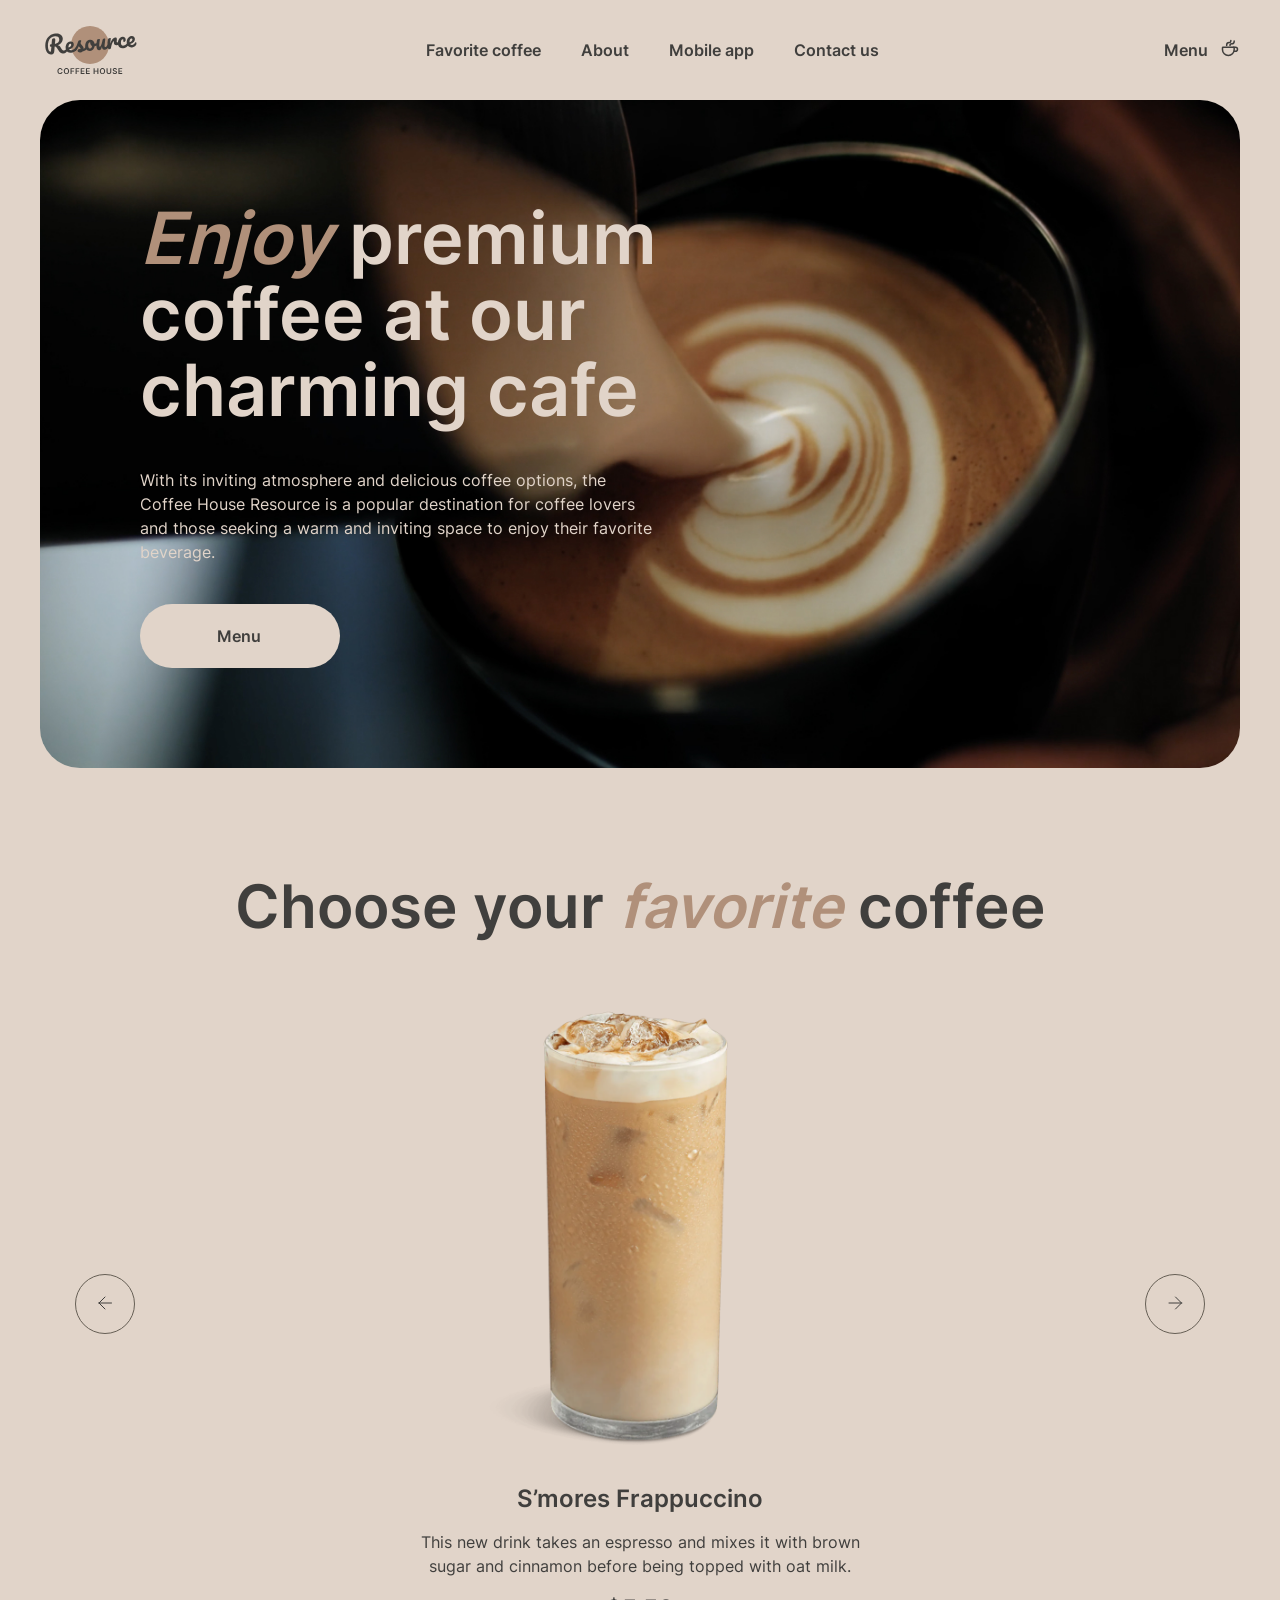
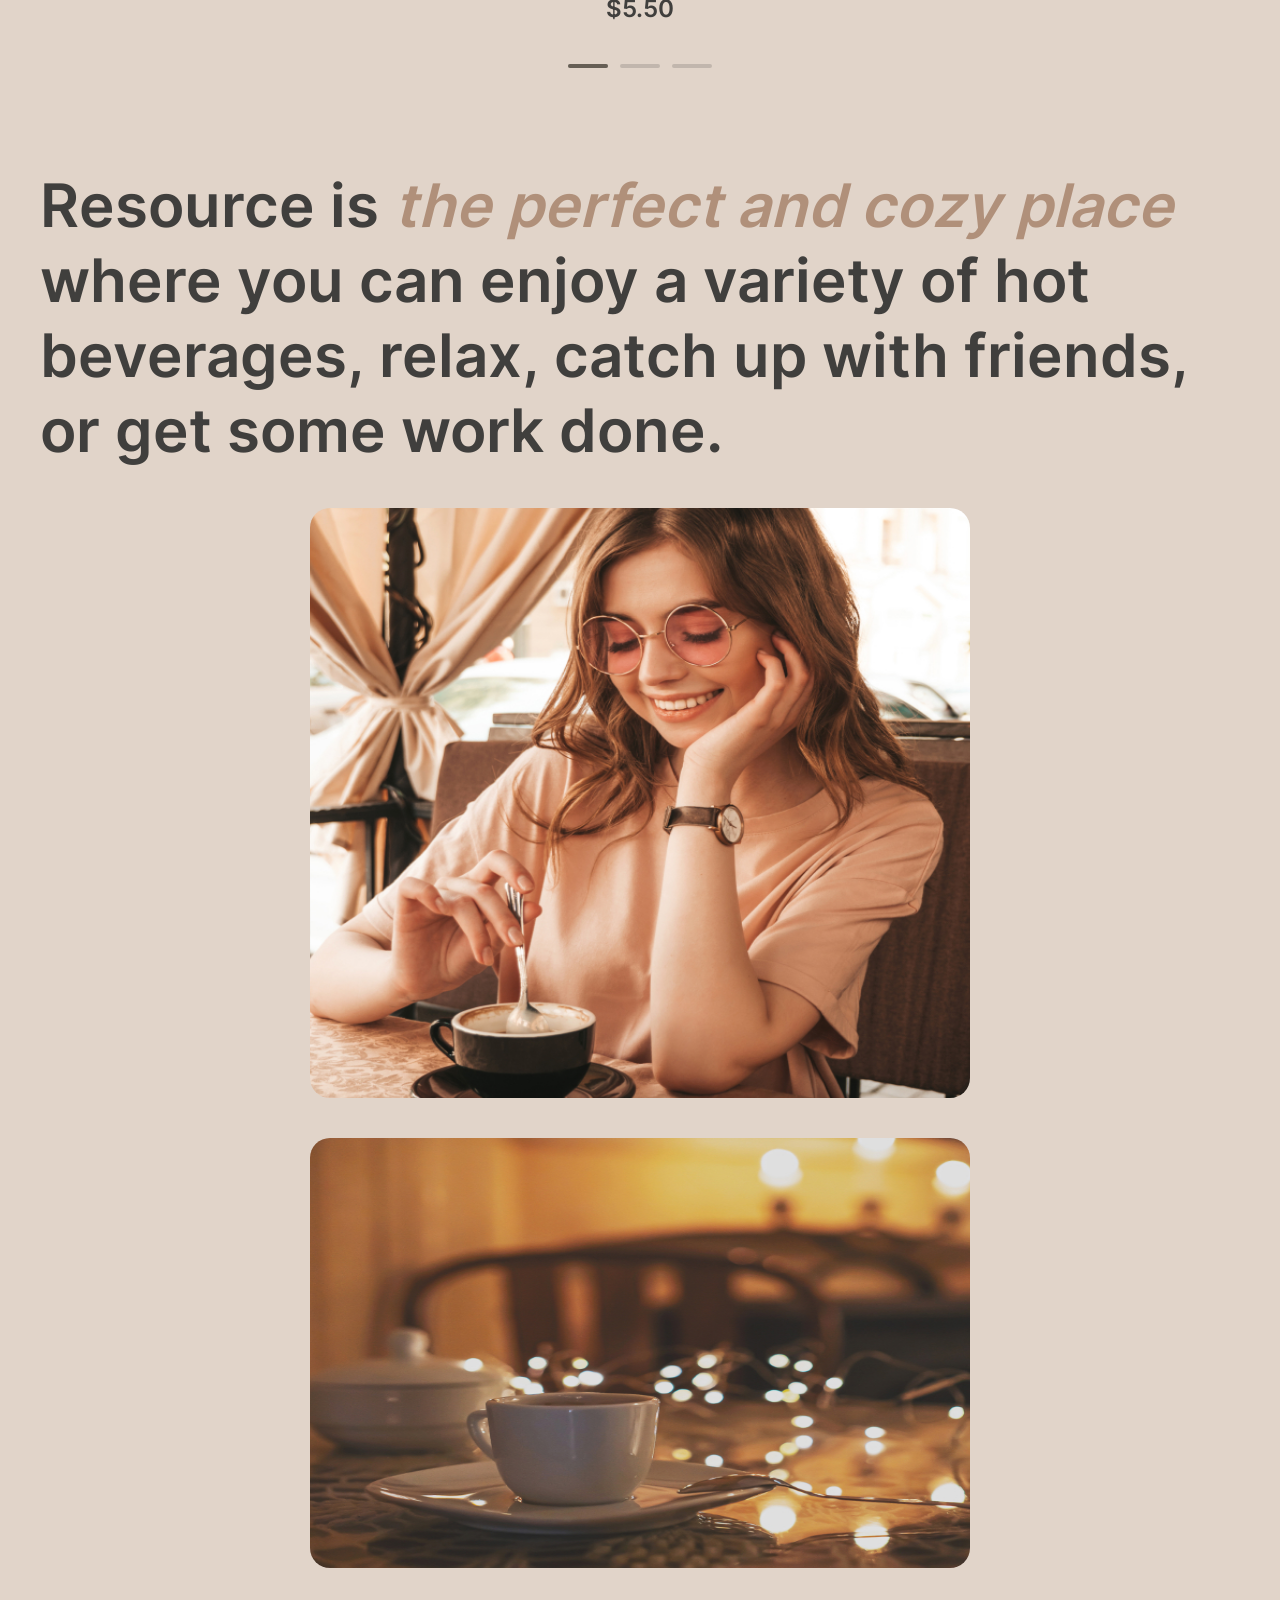
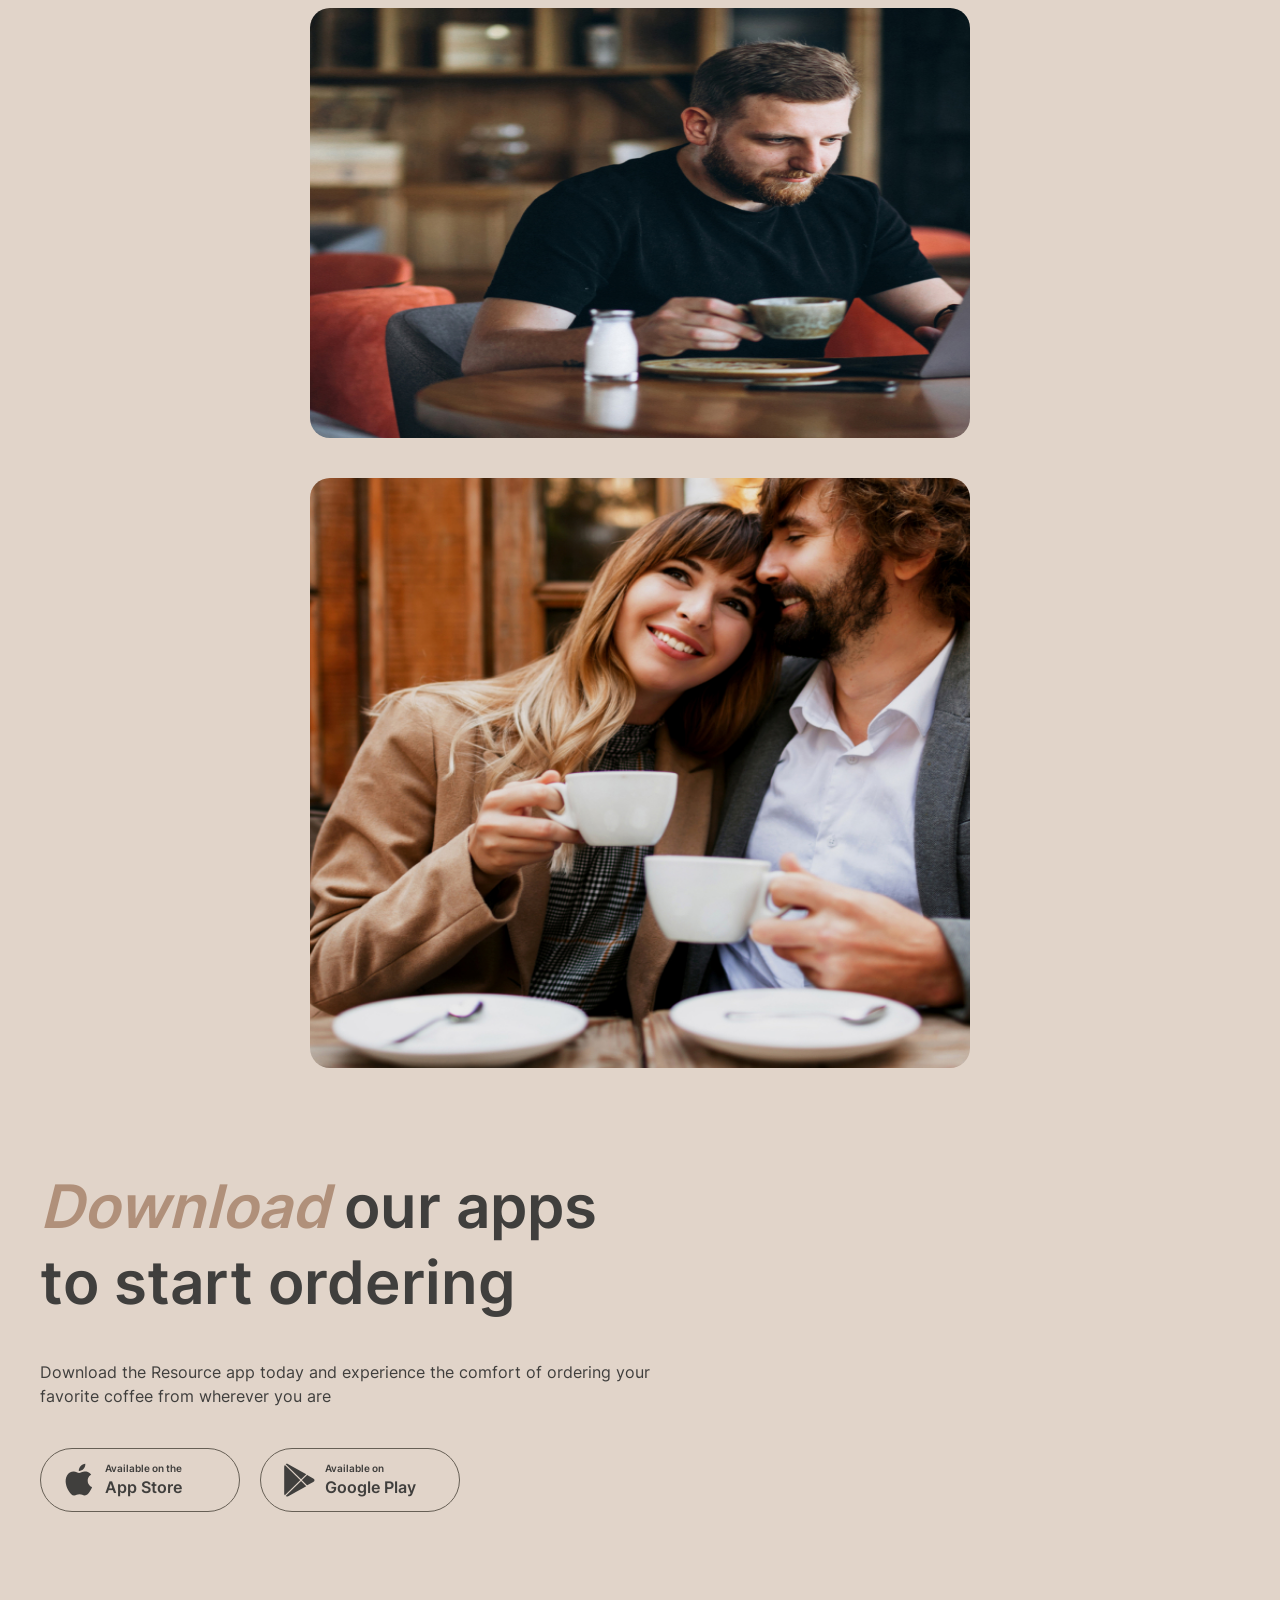
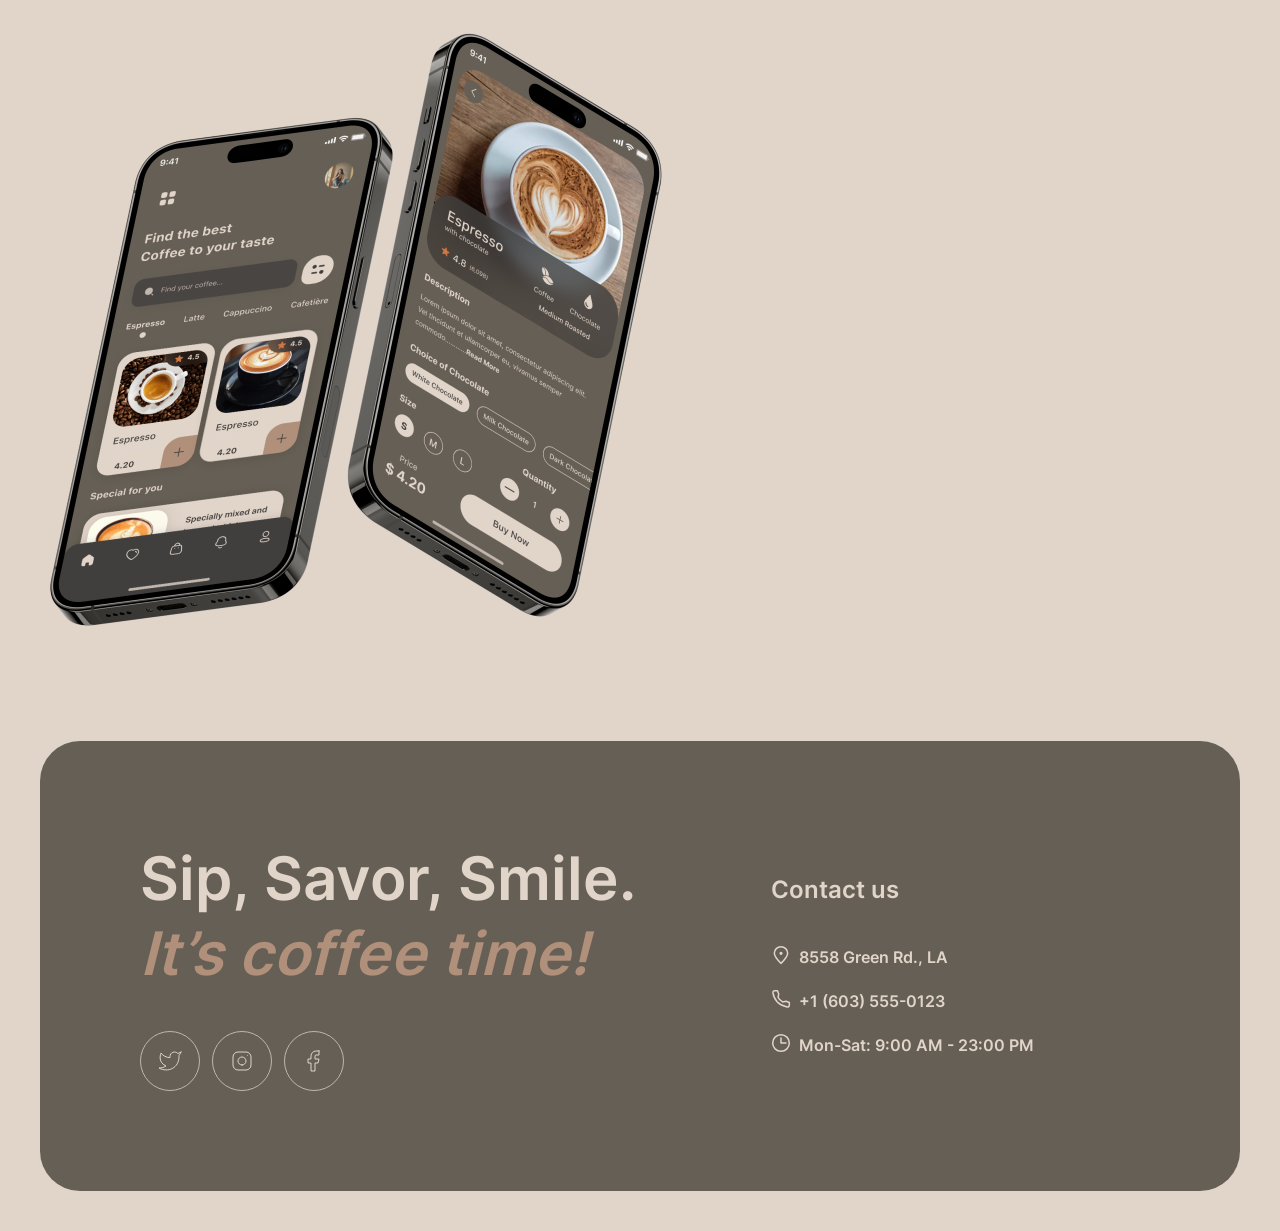
<file: index.html>
<!DOCTYPE html>
<html lang="en">

<head>
    <meta charset="UTF-8">
    <meta http-equiv="X-UA-Compatible" content="IE=edge">
    <meta name="viewport" content="width=device-width, initial-scale=1.0">
    <meta name="description" content="Coffee House">
    <meta name="keywords" content="Coffee House, Iuliia Pidlisna">
    <meta name="author" content="Iuliia Pidlisna">
    <link rel="shortcut icon" href="./assets/favicon.ico">
    <script defer='defer' src="./index.js"></script>
    <link rel="stylesheet" href="./style.css">
    <title>Coffee House</title>
</head>

<body class="page">
    <header class="header">
        <div class="header__container container">
            <div class="header__content">
                <a class="header__logo" href="#"><img src="./assets/svg/logo.svg" alt="logo"></a>
                <!-- menu  -->
                <div class="header__menu">
                    <div class="menu__icon-burger">
                        <span class="burger__line burger__line-first"></span>
                        <span class="burger__line burger__line-second"></span>
                    </div>
                    <!-- <div class="menu__body"> -->
                    <nav class="menu__nav">
                        <ul class="menu__list">
                            <li class="menu__item"><a href="#favorite-coffee" class="menu__link link">Favorite
                                    coffee</a></li>
                            <li class="menu__item"><a href="#about" class="menu__link link">About</a></li>
                            <li class="menu__item"><a href="#mobile-app" class="menu__link link">Mobile app</a></li>
                            <li class="menu__item"><a href="#contacts" class="menu__link link">Contact us</a></li>
                        </ul>
                        <div class="header__coffee-menu_burger">
                            <a class="header__coffee-menu-link menu__link link" href="./menu-page/index.html">Menu <img
                                    class="header__icon-coffee-cup" src="./assets/svg/coffee-cup.svg" alt="coffee cup"></a>
                        </div>
                    </nav>
                    <!-- </div> -->
                </div>
                <div class="header__coffee-menu">
                    <a class="header__coffee-menu-link menu__link link" href="./menu-page/index.html">Menu <img
                            class="header__icon-coffee-cup" src="./assets/svg/coffee-cup.svg" alt="coffee cup"></a>
                </div>
            </div>
        </div>
    </header>
    <main class="main page__main">
        <div class="main__container">
            <section class="section section__hero" id="hero">
                <div class="container section__container hero__container">
                    <div class="section__content hero__content">
                        <video autoplay muted loop class="hero__video-background">
                            <source src="./assets/video/enjoy.mp4" type="video/mp4">
                        </video>
                        <div class="hero__text">
                            <h1 class="section__title hero__title"><span class="accent-color">Enjoy</span> premium
                                coffee at our charming cafe</h1>
                            <p class="hero__subtitle">With its inviting atmosphere and delicious coffee options, the
                                Coffee House Resource is a popular destination for coffee lovers and those seeking a
                                warm and inviting space to enjoy their favorite beverage.</p>
                            <a class="hero__button-menu-link btn link" href="./menu-page/index.html"><span
                                    class="button-menu-link-text">Menu</span>
                                <img class="icon-coffee-cup" src="./assets/svg/coffee-cup.svg" alt="coffee cup"></a>
                        </div>
                    </div>
                </div>
            </section>
            <section class="section section__favorite-coffee" id="favorite-coffee">
                <div class="container section__container favorite-coffee__container">
                    <div class="section__content favorite-coffee__content">
                        <h2 class="section__title favorite-coffee__title">Choose your <span
                                class="accent-color">favorite</span> coffee</h2>
                        <div class="slider">
                            <div class="slider__container">
                                <button class="btn slider__button slider__button-left" id="btn-left">
                                    <svg class="slider__arrow arrow-left" width="24" height="24" viewBox="0 0 24 24"
                                        fill="none" xmlns="http://www.w3.org/2000/svg">
                                        <path class="path" d="M18.5 12H6M6 12L12 6M6 12L12 18" stroke="#403F3D"
                                            stroke-linecap="round" stroke-linejoin="round" />
                                    </svg>
                                    <!-- <img class="slider__arrow arrow-left" src="./assets/svg/arrow-left-dark.svg" alt="button left"> -->
                                </button>
                                <div class="row-slider carousel" id="carousel">
                                    <div class="slider-item slider-3" id="item-left">
                                        <div class="slider__content">
                                            <img src="./assets/images/coffee-slider/coffee-slider-3.png" alt="image"
                                                height="480">
                                            <div class="slider__description">
                                                <p class="description__title">Ice coffee</p>
                                                <p class="description__subtitle">A popular summer drink that tones and
                                                    invigorates. Prepared from coffee, milk and ice.</p>
                                                <p class="description__price">$4.50</p>
                                            </div>
                                        </div>
                                    </div>
                                    <div class="slider-item slider-1" id="item-active">
                                        <div class="slider__content">
                                            <img class="slider__image responsive"
                                                src="./assets/images/coffee-slider/coffee-slider-1.png" alt="image"
                                                height="480">
                                            <div class="slider__description">
                                                <p class="description__title">S’mores Frappuccino</p>
                                                <p class="description__subtitle">This new drink takes an espresso and
                                                    mixes it with brown sugar and cinnamon before being topped with oat
                                                    milk.</p>
                                                <p class="description__price">$5.50</p>
                                            </div>
                                        </div>
                                    </div>
                                    <div class="slider-item slider-2" id="item-right">
                                        <div class="slider__content">
                                            <img src="./assets/images/coffee-slider/coffee-slider-2.png" alt="image"
                                                height="480">
                                            <div class="slider__description">
                                                <p class="description__title">Caramel Macchiato</p>
                                                <p class="description__subtitle">Fragrant and unique classic espresso
                                                    with rich caramel-peanut syrup, with cream under whipped thick foam.
                                                </p>
                                                <p class="description__price">$5.00</p>
                                            </div>
                                        </div>
                                    </div>
                                    <!-- <div class="slider-item slider-3" id="item-left">
                                        <div class="slider__content">
                                            <img src="./assets/images/coffee-slider/coffee-slider-3.png" alt="image"
                                                height="480">
                                            <div class="slider__description">
                                                <p class="description__title">Ice coffee</p>
                                                <p class="description__subtitle">A popular summer drink that tones and
                                                    invigorates. Prepared from coffee, milk and ice.</p>
                                                <p class="description__price">$4.50</p>
                                            </div>
                                        </div>
                                    </div> -->
                                </div>
                                <button class="btn slider__button slider__button-right" id="btn-right">
                                    <svg class="slider__arrow arrow-right" width="24" height="24" viewBox="0 0 24 24"
                                        fill="none" xmlns="http://www.w3.org/2000/svg">
                                        <path class="path" d="M6 12H18.5M18.5 12L12.5 6M18.5 12L12.5 18"
                                            stroke="#403F3D" stroke-linecap="round" stroke-linejoin="round" />
                                    </svg>
                                    <!-- <img class="slider__arrow arrow-right" src="./assets/svg/arrow-right-dark.svg"
                                        alt="button right"> -->
                                </button>
                            </div>
                            <div class="controls">
                                <span class="control"><span class="control__load control-1 active"></span></span>
                                <span class="control"><span class="control__load control-2"></span></span>
                                <span class="control"><span class="control__load control-3"></span></span>
                            </div>
                        </div>
                    </div>
                </div>
            </section>
            <section class="section section__about" id="about">
                <div class="container section__container about__container">
                    <div class="section__content about__content">
                        <h2 class="section__title about__title">Resource is <span class="accent-color">the perfect and
                                cozy place</span> where you can enjoy a variety of hot beverages, relax, catch up with
                            friends, or get some work done.</h2>
                        <div class="about__images">
                            <div class="images__column images__column-1">
                                <div class="image-box">
                                    <img class="about__image about__image-1 responsive"
                                        src="./assets/images/section-about/about-1.jpg" alt="image">
                                </div>
                                <div class="image-box">
                                    <img class="about__image about__image-2"
                                        src="./assets/images/section-about/about-2.jpg" alt="image">
                                </div>
                            </div>
                            <div class="images__column images__column-2">
                                <div class="image-box">
                                    <img class="about__image about__image-3"
                                        src="./assets/images/section-about/about-3.jpg" alt="image">
                                </div>
                                <div class="image-box">
                                    <img class="about__image about__image-4 responsive"
                                        src="./assets/images/section-about/about-4.jpg" alt="image">
                                </div>
                            </div>
                        </div>
                    </div>
                </div>
            </section>
            <section class="section section__mobile-app" id="mobile-app">
                <div class="container section__container mobile-app__container">
                    <div class="section__content mobile-app__content">
                        <div class="mobile-app__text">
                            <h2 class="section__title mobile-app__title"><span class="accent-color">Download</span> our
                                apps to start ordering</h2>
                            <p class="section__subtitle mobile-app__subtitle">Download the Resource app today and
                                experience the comfort of ordering your favorite coffee from wherever you are</p>
                            <div class="mobile-app__buttons">
                                <div class="btn mobile-app__button button-app-store">
                                    <div class="icon-app-store"></div>
                                    <div class="app-store__text">
                                        <p class="app-store__text-1">Available on the</p>
                                        <p class="app-store__text-2">App Store</p>
                                    </div>
                                </div>
                                <div class="btn mobile-app__button button-google-play">
                                    <div class="icon-google-play"></div>
                                    <div class="app-store__text">
                                        <p class="app-store__text-1">Available on</p>
                                        <p class="app-store__text-2">Google Play</p>
                                    </div>
                                </div>
                            </div>
                        </div>
                        <div class="mobile-app__block-image">

                            <picture>
                                <source srcset="./assets/images/mobile-screens.png" type="image/png"
                                    media="(min-width:1440px)">
                                <!-- <source srcset="./assets/images/mobile-screens_768.png" type="image/png" media="(max-width:768px)"> -->
                                <!-- <source srcset="./assets/images/mobile-screens_380.png" type="image/png" media="(max-width:380px)"> -->
                                <img class="mobile-app__image responsive" src="./assets/images/mobile-screens.png"
                                    alt="mobile screens">
                                <!-- height="630" width="630" -->
                            </picture>
                        </div>
                    </div>
                </div>
            </section>
        </div>
    </main>
    <footer class="footer" id="contacts">
        <div class="container footer__container">
            <div class="footer__content">
                <div class="footer__offer">
                    <p class="offer__text-1">Sip, Savor, Smile. <span class="offer__text-2">It’s coffee time!</span></p>
                    <div class="footer__socials">
                        <ul class="socials__list">
                            <li class="socials__item btn"><a class="link link-icon tw__link" href="https://twitter.com"
                                    target="_blank">
                                    <!-- <img class="tw__img" src="./assets/svg/social-icons/twitter.svg" alt="twitter"
                                        width="24" height="24"> -->
                                </a></li>
                            <li class="socials__item btn"><a class="link link-icon inst__link"
                                    href="https://www.instagram.com" target="_blank">
                                    <!-- <img class="inst__img" src="./assets/svg/social-icons/instagram.svg" alt="instagram"
                                        width="24" height="24"> -->
                                </a></li>
                            <li class="socials__item btn"><a class="link link-icon fb__link"
                                    href="https://www.facebook.com" target="_blank">
                                    <!-- <img class="fb__img" src="./assets/svg/social-icons/facebook.svg" alt="facebook"
                                        width="24" height="24"> -->
                                </a></li>
                        </ul>
                    </div>
                </div>
                <div class="footer__contacts-info">
                    <p class="contacts-info__text">Contact us</p>
                    <ul class="contacts__list">
                        <li class="contacts__item"><a href="https://maps.app.goo.gl/uYudwTPFrYRxHAdVA" target="_blank"
                                class="link link-pin-alt"><img class="contacts__item-icon icon-pin-alt"
                                    src="./assets/svg/contact-icons/pin-alt.svg" alt="pin-alt">8558 Green Rd., LA</a>
                        </li>
                        <li class="contacts__item"><a href="tel:+16035550123" class="link link-phone"><img
                                    class="contacts__item-icon icon-phone" src="./assets/svg/contact-icons/phone.svg"
                                    alt="phone">+1 (603) 555-0123</a></li>
                        <li class="contacts__item"><img class="contacts__item-icon"
                                src="./assets/svg/contact-icons/clock.svg" alt="clock">Mon-Sat: 9:00 AM - 23:00 PM</li>
                    </ul>
                </div>
            </div>
        </div>
    </footer>
</body>

</html>
</file>
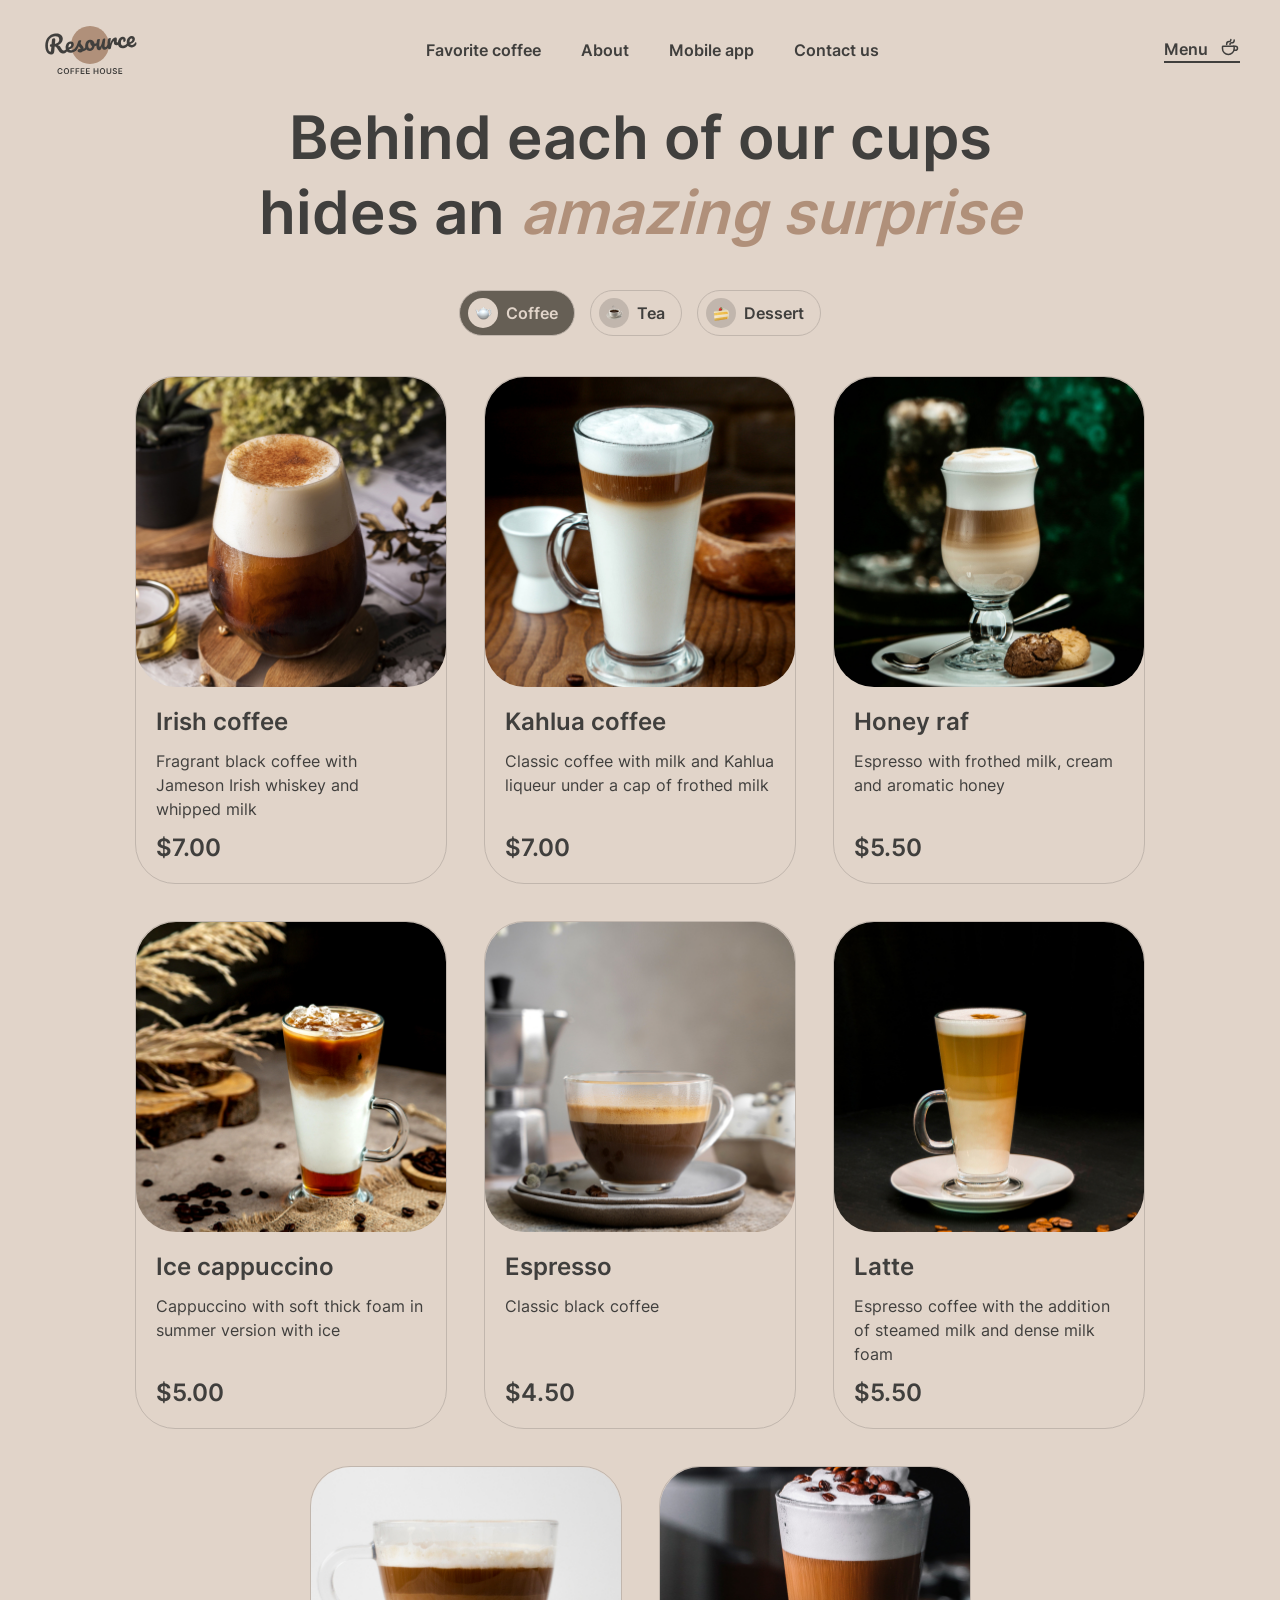
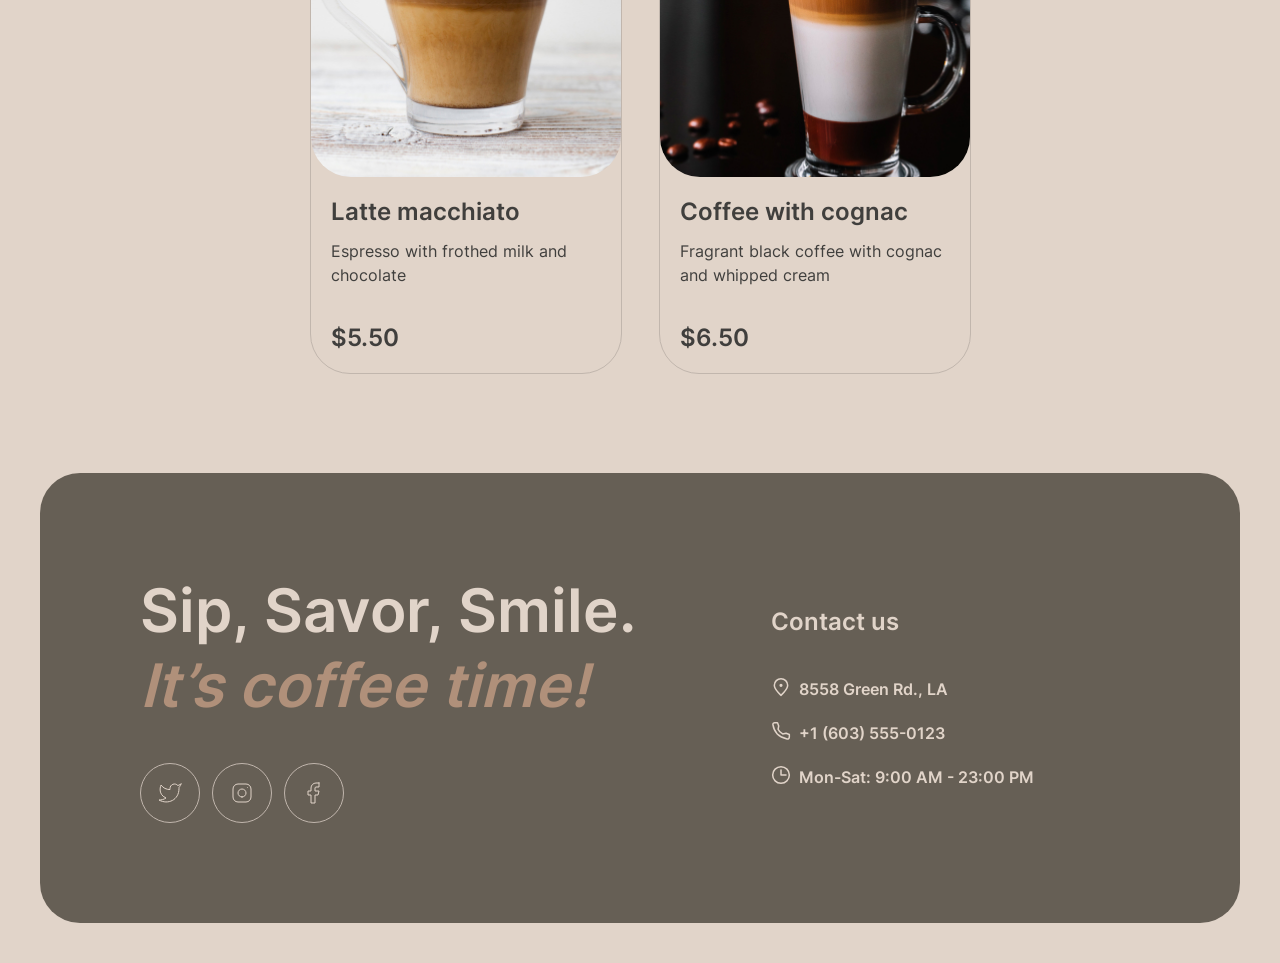
<file: menu-page/index.html>
<!DOCTYPE html>
<html lang="en">

<head>
    <meta charset="UTF-8">
    <meta http-equiv="X-UA-Compatible" content="IE=edge">
    <meta name="viewport" content="width=device-width, initial-scale=1.0">
    <meta name="description" content="Coffee House">
    <meta name="keywords" content="Coffee House, Iuliia Pidlisna">
    <meta name="author" content="Iuliia Pidlisna">
    <link rel="shortcut icon" href="../assets/favicon.ico">
    <script type="module" src="./index.js"></script>
    <link rel="stylesheet" href="./style.css">
    <title>Coffee House</title>
</head>

<body class="page">
    <header class="header">
        <div class="header__container container">
            <div class="header__content">
                <a class="header__logo link" href="../index.html"><img src="../assets/svg/logo.svg" alt="logo"></a>
                <!-- menu  -->
                <div class="header__menu">
                    <div class="menu__icon-burger">
                        <span class="burger__line burger__line-first"></span>
                        <span class="burger__line burger__line-second"></span>
                    </div>
                    <!-- <div class="menu__body"> -->
                    <nav class="menu__nav">
                        <ul class="menu__list">
                            <li class="menu__item"><a href="../index.html#favorite-coffee" class="menu__link link">Favorite
                                    coffee</a></li>
                            <li class="menu__item"><a href="../index.html#about" class="menu__link link">About</a></li>
                            <li class="menu__item"><a href="../index.html#mobile-app" class="menu__link link">Mobile app</a></li>
                            <li class="menu__item"><a href="#contacts" class="menu__link link">Contact us</a></li>
                        </ul>
                        <div class="header__coffee-menu_burger">
                            <a class="header__coffee-menu-link menu__link link" href="#">Menu <img
                                    class="header__icon-coffee-cup" src="../assets/svg/coffee-cup.svg" alt="coffee cup"></a>
                        </div>
                    </nav>
                    <!-- </div> -->
                </div>
                <div class="header__coffee-menu">
                    <a class="header__coffee-menu-link menu__link link" href="#">Menu <img
                            class="header__icon-coffee-cup" src="../assets/svg/coffee-cup.svg" alt="coffee cup"></a>
                </div>
            </div>
        </div>
    </header>
    <main class="main page__main">
        <div class="container main__container">
            <h1 class="title">Behind each of our cups hides an <span class="accent-color">amazing surprise</span></h1>
            <div class="tabs">
                <ul class="tabs-list">
                    <li class="tab-item tab-item_coffee btn"><span class="tab-icon tab-icon_coffee"><img
                                src="../assets/images/coffee-icon.png" alt="coffee"></span>Coffee<span
                            class="margin-left"></span></li>
                    <li class="tab-item tab-item_tea btn"><span class="tab-icon tab-icon_tea"><img
                                src="../assets/images/tea-icon.png" alt="tea"></span>Tea<span
                            class="margin-left"></span></li>
                    <li class="tab-item tab-item_dessert btn"><span class="tab-icon tab-icon_dessert"><img
                                src="../assets/images/dessert-icon.png" alt="dessert"></span>Dessert<span
                            class="margin-left"></span></li>
                </ul>
            </div>
            <div class="grid">
            </div>
            <button class="btn button-show-more"><img src="../assets/svg/refresh.svg" alt="refresh"></button>
        </div>
    </main>
    <footer class="footer" id="contacts">
        <div class="container footer__container">
            <div class="footer__content">
                <div class="footer__offer">
                    <p class="offer__text-1">Sip, Savor, Smile. <span class="offer__text-2">It’s coffee time!</span></p>
                    <div class="footer__socials">
                        <ul class="socials__list">
                            <li class="socials__item"><a class="link link-icon tw__link" href="https://twitter.com"
                                    target="_blank">
                                    <!-- <img class="tw__img" src="../assets/svg/social-icons/twitter.svg" alt="twitter"
                                        width="24" height="24"> -->
                                    </a></li>
                            <li class="socials__item"><a class="link link-icon inst__link" href="https://www.instagram.com"
                                    target="_blank">
                                    <!-- <img class="inst__img" src="../assets/svg/social-icons/instagram.svg"
                                        alt="instagram" width="24" height="24"> -->
                                    </a></li>
                            <li class="socials__item"><a class="link  link-icon fb__link" href="https://www.facebook.com"
                                    target="_blank">
                                    <!-- <img class="fb__img" src="../assets/svg/social-icons/facebook.svg" alt="facebook"
                                        width="24" height="24"> -->
                                    </a></li>
                        </ul>
                    </div>
                </div>
                <div class="footer__contacts-info">
                    <p class="contacts-info__text">Contact us</p>
                    <ul class="contacts__list">
                        <li class="contacts__item"><a href="https://maps.app.goo.gl/uYudwTPFrYRxHAdVA" target="_blank"
                                class="link link-pin-alt"><img class="contacts__item-icon icon-pin-alt"
                                    src="../assets/svg/contact-icons/pin-alt.svg" alt="pin-alt">8558 Green Rd., LA</a>
                        </li>
                        <li class="contacts__item"><a href="tel:+16035550123" class="link link-phone"><img
                                    class="contacts__item-icon icon-phone" src="../assets/svg/contact-icons/phone.svg"
                                    alt="phone">+1 (603) 555-0123</a></li>
                        <li class="contacts__item"><img class="contacts__item-icon"
                                src="../assets/svg/contact-icons/clock.svg" alt="clock">Mon-Sat: 9:00 AM - 23:00 PM</li>
                    </ul>
                </div>
            </div>
        </div>
    </footer>

    <div class="pop-up">
        <div class="pop-up__container">
            <div class="pop-up__content">
                <div class="pop-up__box-image">
                    <img class="pop-up__image" src="../assets/images/list-coffee/coffee-1.jpg" alt="image">
                </div>
                <div class="pop-up__description">
                    <p class="pop-up__title">Irish coffee</p>
                    <p class="pop-up__subtitle">Fragrant black coffee with Jameson Irish whiskey and whipped milk</p>
                    <div class="pop-up__size">
                        <p class="size__text">Size</p>
                        <ul class="size__options">
                            <li class="btn size__option size__option-s"><span class="size-icon size-icon-s">S</span><span class="size-s">200 ml</span></li>
                            <li class="btn size__option size__option-m"><span class="size-icon size-icon-m">M</span><span class="size-m">300 ml</span></li>
                            <li class="btn size__option size__option-l"><span class="size-icon size-icon-l">L</span><span class="size-l">400 ml</span></li>

                        </ul>
                    </div>
                    <div class="pop-up__additives">
                        <p class="additives__text">Additives</p>
                        <ul class="additives__options">
                            <li class="btn additives__option additives__option-1"><span
                                    class="additives-icon additives-icon-1">1</span><span class="additives-1">Sugar</span></li>
                            <li class="btn additives__option additives__option-2"><span
                                    class="additives-icon additives-icon-2">2</span><span class="additives-2">Cinnamon</span></li>
                            <li class="btn additives__option additives__option-3"><span
                                    class="additives-icon additives-icon-3">3</span><span class="additives-3">Syrup</span></li>
                        </ul>
                    </div>
                    <div class="pop-up__total">
                        <p class="total__text">Total:</p>
                        <div class="total__price"></div>
                    </div>
                    <div class="pop-up__alert">
                        <div class="alert__icon"><img src="../assets/svg/info-empty.svg" alt="alert" width="16"
                                height="16"></div>
                        <p class="alert__text">The cost is not final. Download our mobile app to see the final price and
                            place your order. Earn loyalty points and enjoy your favorite coffee with up to 20%
                            discount.</p>
                    </div>
                    <button class="btn pop-up__button-close">Close</button>
                </div>
            </div>
        </div>
    </div>
</body>

</html>
</file>
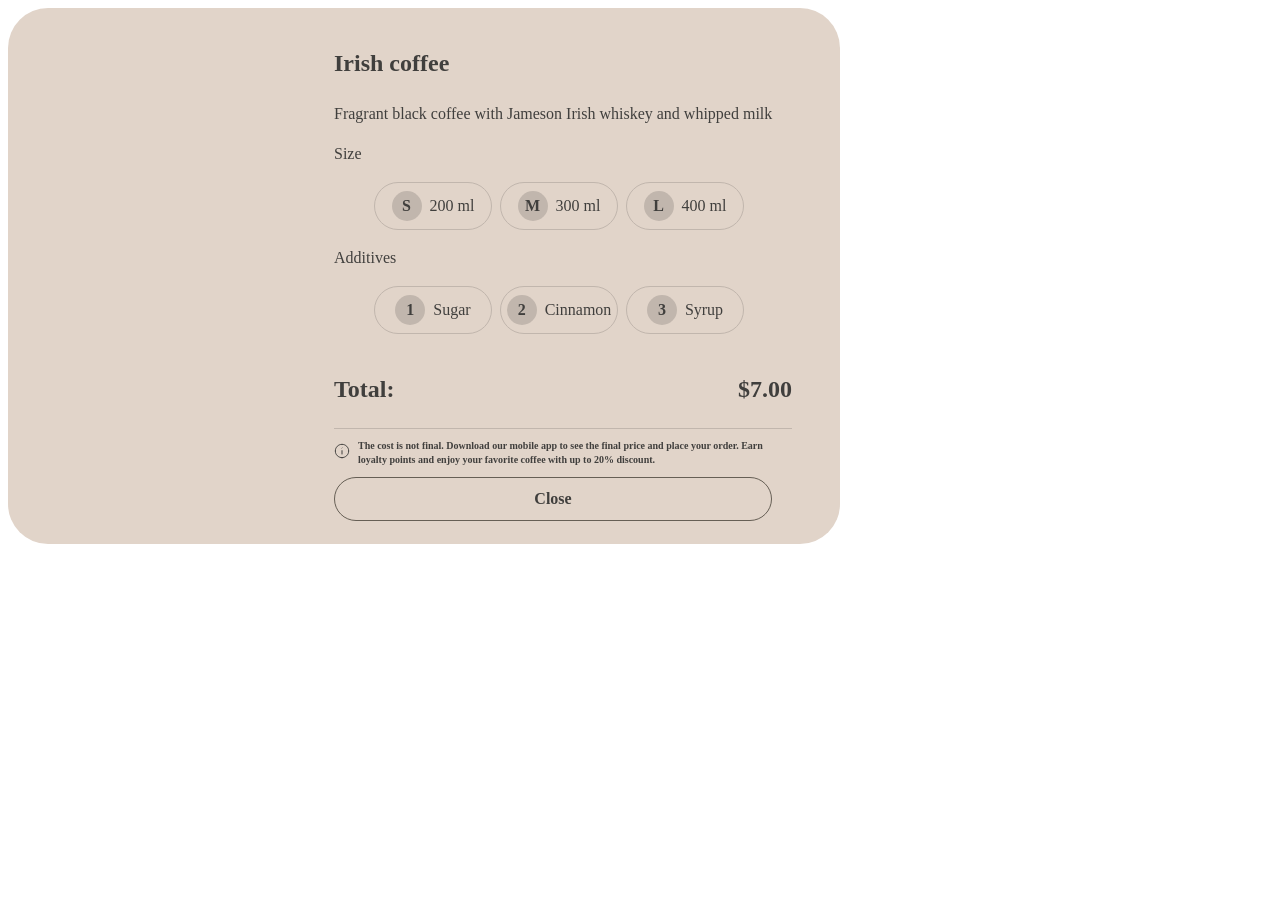
<file: menu-page/modal-coffee/index.html>
<!DOCTYPE html>
<html lang="en">

<head>
    <meta charset="UTF-8">
    <meta http-equiv="X-UA-Compatible" content="IE=edge">
    <meta name="viewport" content="width=device-width, initial-scale=1.0">
    <title>modal coffee</title>
    <link rel="stylesheet" href="./style.css">
</head>

<body>

    <div class="pop-up">
        <div class="pop-up__container">
            <div class="pop-up__contant">
                <div class="pop-up__image">

                </div>
                <div class="pop-up__description">
                    <p class="pop-up__title">Irish coffee</p>
                    <p class="pop-up__subtitle">Fragrant black coffee with Jameson Irish whiskey and whipped milk</p>
                    <div class="pop-up__size">
                        <p class="size__text">Size</p>
                        <ul class="size__options">
                            <li class="size__option size-200-ml"><span class="size-icon size-s">S</span>200 ml</li>
                            <li class="size__option size-300-ml"><span class="size-icon size-m">M</span>300 ml</li>
                            <li class="size__option size-400-ml"><span class="size-icon size-l">L</span>400 ml</li>

                        </ul>
                    </div>
                    <div class="pop-up__additives">
                        <p class="additives__text">Additives</p>
                        <ul class="additives__options">
                            <li class="additives__option additives-sugar"><span
                                    class="additives-icon additives-1">1</span>Sugar</li>
                            <li class="additives__option additives-sugar"><span
                                    class="additives-icon additives-1">2</span>Cinnamon</li>
                            <li class="additives__option additives-sugar"><span
                                    class="additives-icon additives-1">3</span>Syrup</li>
                        </ul>
                    </div>
                    <div class="pop-up__total">
                        <p class="total__text">Total:</p>
                        <div class="total__price">$7.00</div>
                    </div>
                    <div class="pop-up__alert">
                        <div class="alert__icon"><img src="../../assets/svg/info-empty.svg" alt="alert" width="16"
                                height="16"></div>
                        <p class="alert__text">The cost is not final. Download our mobile app to see the final price and
                            place your order. Earn loyalty points and enjoy your favorite coffee with up to 20%
                            discount.</p>
                    </div>
                    <button class="btn pop-up__button-close">Close</button>
                </div>
            </div>
        </div>
    </div>

</body>

</html>
</file>
<file: style.css>
/* inter-regular - latin */
@font-face {
    font-display: swap;
    /* Check https://developer.mozilla.org/en-US/docs/Web/CSS/@font-face/font-display for other options. */
    font-family: 'Inter';
    font-style: normal;
    font-weight: 400;
    src: url('./assets/fonts/inter-v13-latin-regular.woff2') format('woff2');
    /* Chrome 36+, Opera 23+, Firefox 39+, Safari 12+, iOS 10+ */
}

/* inter-600 - latin */
@font-face {
    font-display: swap;
    /* Check https://developer.mozilla.org/en-US/docs/Web/CSS/@font-face/font-display for other options. */
    font-family: 'Inter';
    font-style: normal;
    font-weight: 600;
    src: url('./assets/fonts/inter-v13-latin-600.woff2') format('woff2');
    /* Chrome 36+, Opera 23+, Firefox 39+, Safari 12+, iOS 10+ */
}

* {
    padding: 0;
    margin: 0;
    border: 0;
    box-sizing: border-box;
    -webkit-box-sizing: border-box;
}

a {
    text-decoration: none;
}

ul,
li {
    list-style: none;
}

h1,
h2,
h3,
h4,
h5,
h6 {
    font-weight: inherit;
    font-size: inherit;
}

img {
    vertical-align: top;
}

html {
    scroll-behavior: smooth;
}

:root {
    --main-color: #403F3D;
    --bg-main-color: #E1D4C9;

    --text-dark-color: #403F3D;
    --text-light-color: #E1D4C9;
    --text-accent-color: #B0907A;

    --background-body-color: #E1D4C9;
    --background-container-color: #665F55;
    --background-backdrop-color: #403F3DCC;

    --border-light-color: #C1B6AD;
    --border-dark-color: #665F55;
}

body._lock {
    overflow: hidden;
}

.page {
    display: flex;
    flex-direction: column;
    gap: 20px;
    padding: 20px 0px 40px 0px;

    font-family: 'Inter', sans-serif;
    font-size: 16px;
    font-weight: 400;
    line-height: 24px;
    color: var(--main-color);
    background-color: var(--bg-main-color);
}

.container {
    max-width: 1440px;
    padding: 0 40px;
    margin: 0 auto;
}

@media (hover: hover) {

    .btn,
    .link {
        cursor: pointer;
        transition: all 0.5s ease;
    }
}

.btn:active,
.link:active {
    opacity: 0.8;
}

/* Header  */

.header__content {
    display: flex;
    align-items: center;
    justify-content: space-between;
}

.header__logo {
    z-index: 5;
    cursor: default;
}

.menu__icon-burger {
    display: none;
}

.header__coffee-menu_burger {
    display: none;
}

.menu__list {
    display: flex;
    align-items: center;
    flex-wrap: wrap;
    gap: 40px;
}

.menu__link {
    display: inline-block;
    position: relative;

    font-family: 'Inter';
    font-size: 16px;
    font-weight: 600;
    line-height: 24px;
    letter-spacing: 0em;
    text-align: left;
    color: var(--text-dark-color);
}

.menu__link::after {
    content: '';
    position: absolute;
    width: 100%;
    height: 2px;
    bottom: -2px;
    left: 0;
    background-color: var(--text-dark-color);
    transform: scaleX(0);
    transform-origin: bottom center;
    transition: transform 0.4s ease-out;
}

@media (hover: hover) {

    .menu__link:hover::after,
    .menu__link:focus::after {
        transform: scaleX(1);
    }
}

.header__icon-coffee-cup {
    margin-left: 8px;
}

/* Main  */

.main__container {
    display: flex;
    flex-direction: column;
    align-items: center;
    justify-content: center;
    gap: 100px;
    margin-bottom: 79px;
}

.section__content {
    display: flex;
    flex-direction: column;
    justify-content: center;
    gap: 40px;
}

.section__title {
    font-family: 'Inter';
    font-size: 60px;
    font-weight: 600;
    line-height: 76px;
    letter-spacing: 0em;
    text-align: center;
    color: var(--text-dark-color);
}

.accent-color {
    font-family: 'Inter';

    font-style: italic;
    color: var(--text-accent-color);
}

.section__hero {
    width: 100%;
    border-radius: 40px;
}

.hero__content {
    width: 100%;
    position: relative;
    /* padding: 100px; */
    background-image: url("./assets/images/img-hero.jpg");
    background-position: center;
    background-size: cover;
    border-radius: 40px;
    overflow: hidden;
    z-index: -1;
}

.hero__video-background {
    position: absolute;
    right: 0;
    bottom: 0;
    /* min-width: 100%; */
    height: 100%;
    width: 100%;
    /* height: auto; */
    border-radius: 40px;
    object-fit: cover;
    z-index: -1;
}

.hero__text {
    margin: 100px;

    max-width: 520px;
    display: flex;
    flex-direction: column;
    align-items: flex-start;
    gap: 40px;
    /* z-index: 1; */
}

.hero__title {
    font-size: 72px;
    text-align: left;
    color: var(--text-light-color);
}

.hero__subtitle {
    font-family: 'Inter';
    font-size: 16px;
    font-weight: 400;
    line-height: 24px;
    letter-spacing: 0em;
    text-align: left;
    color: var(--text-light-color);
}

.hero__button-menu-link {
    width: 200px;
    height: 64px;
    border-radius: 100px;
    display: flex;
    align-items: center;
    justify-content: center;

    font-family: 'Inter';
    font-size: 16px;
    font-weight: 600;
    line-height: 24px;
    letter-spacing: 0em;
    text-align: center;
    color: var(--text-dark-color);

    background: var(--background-body-color);
}

.button-menu-link-text {
    transform: translate(9px, 0);
    transition: all 0.6s ease;
}

@keyframes display-coffee-cup {
    from {
        opacity: 0;
    }

    to {
        opacity: 1;
    }
}

.icon-coffee-cup {
    opacity: 0;
    width: 20px;
    height: 20px;
}

@media (hover: hover) {
    .hero__button-menu-link:hover>.button-menu-link-text {
        transform: translate(-9px, 0px);
    }
}

@media (hover: hover) {

    .hero__button-menu-link:hover>.icon-coffee-cup,
    .hero__button-menu-link:focus>.icon-coffee-cup {
        opacity: 1;
        animation-name: display-coffee-cup;
        animation-duration: 1.2s;
    }
}

/* section favorite-coffee  */

.favorite-coffee__container {
    /* overflow: hidden; */
    /* position: relative; */
}

.favorite-coffee__content {
    display: flex;
    flex-direction: column;
    align-items: center;
    gap: 40px;
}

.slider {
    /* overflow: hidden; */
    /* position: relative; */
    display: flex;
    flex-direction: column;
    align-items: center;
    gap: 40px;
}

.slider__container {
    overflow: hidden;
    max-width: 480px;
    display: flex;
    align-items: center;
    justify-content: space-between;
}

.slider__button {
    width: 60px;
    height: 60px;

    position: absolute;

    border-radius: 100px;
    border: 1px solid var(--border-dark-color);
    background-color: transparent;
    z-index: 999;
}

.slider__button-left {
    left: 75px;
}

.slider__button-right {
    right: 75px;
}

.slider__arrow {
    /* display: flex;
    align-items: center;
    justify-content: center; */
}

.path {
    /* align-items: center; */
}

@media (hover: hover) {
    .slider__button:hover {
        background-color: var(--border-dark-color);
    }

    .slider__button:hover>.slider__arrow>.path {
        stroke: var(--border-light-color);
    }
}

/* carousel  */

.row-slider {
    /* max-width: 480px; */
    /* width: 1232px; */
    /* overflow: hidden; */

    display: flex;
    align-items: center;
    justify-content: center;
    gap: 100px;

    position: relative;
    left: -580px;

    /* animation: moveRight 10s ease 0s infinite normal; */
}

@keyframes moveRight {
    0% {
        left: -580px;
    }

    50% {
        left: -1160px
    }

    100% {
        left: -1740px
    }
}

@keyframes move-right {
    from {
        left: -580px
    }

    to {
        left: -1160px
    }
}

.transition-right {
    animation-name: move-right;
    animation-duration: 3s;
}

@keyframes move-left {
    from {
        left: -580px
    }

    to {
        left: 0px
    }
}

.transition-left {
    animation-name: move-left;
    animation-duration: 3s;
}

.slider-2,
.slider-3 {
    /* display: none; */
}

.slider__content {
    max-width: 480px;
    display: flex;
    align-items: center;
    flex-direction: column;
    gap: 20px;
}

.slider__image.responsive {
    /* width: 100%; */
    /* max-width: 480px; */
}

.slider__description {
    display: flex;
    flex-direction: column;
    gap: 16px;
}

.description__title,
.description__price {
    font-family: Inter;
    font-size: 24px;
    font-weight: 600;
    line-height: 30px;
    letter-spacing: 0em;
    text-align: center;
    color: var(--text-dark-color);
}

.description__subtitle {
    font-family: Inter;
    font-size: 16px;
    font-weight: 400;
    line-height: 24px;
    letter-spacing: 0em;
    text-align: center;
    color: var(--text-dark-color);
}

.controls {
    display: flex;
    gap: 12px;
}

.control {
    width: 40px;
    height: 4px;
    display: flex;

    border-radius: 100px;
    background: #C1B6AD;
}

.control__load.active {
    width: 40px;
    height: 4px;
    border-radius: 100px;
    background-color: #665F55;
    animation: loading 5s linear;
}

@keyframes loading {
    0% {
        width: 0
    }

    100% {
        width: 100%
    }

}

.control__load.active:hover {
    animation-name: loading;
    animation-play-state: paused;
    cursor: pointer;
}

/* .slider:hover>.controls.control.control__load.active, */
.control__load:hover>.active {
    /* animation-name: move-right; */
    /* animation-name: loading; */
    /* animation-play-state: paused;  */
    /* cursor: pointer; */
}

/* section about  */

.about__title {
    font-family: 'Inter';
    font-size: 60px;
    font-weight: 600;
    line-height: 75px;
    letter-spacing: 0em;
    text-align: left;
}

.about__images {
    display: flex;
    flex-wrap: wrap;
    align-items: center;
    justify-content: center;
    gap: 40px;
}

.images__column {
    display: flex;
    flex-direction: column;
    gap: 40px;
}

.image-box {
    overflow: hidden;
    border-radius: 20px;
}

.about__image {
    width: 660px;
    transform: scale(1.18);
    transition: all 0.5s ease;
    cursor: pointer;
}

.about__image-1 {
    height: 590px;
}

.about__image-2 {
    height: 430px;
}

.about__image-3 {
    height: 430px;
}

.about__image-4 {
    height: 590px;
}

@media (hover: hover) {
    .about__image:hover {
        width: 660px;
        transform: scale(1);
    }
}

/* section mobile app  */

.mobile-app__content {
    display: flex;
    flex-direction: row;
    flex-wrap: wrap;
    align-items: center;
    justify-content: space-between;
    gap: 100px;
}

.mobile-app__text {
    display: flex;
    flex-direction: column;
    gap: 40px;
}

.mobile-app__title {
    max-width: 561px;
    text-align: left;
}

.mobile-app__subtitle {
    max-width: 630px;
    font-family: Inter;
    font-size: 16px;
    font-weight: 400;
    line-height: 24px;
    letter-spacing: 0em;
    text-align: left;
}

.mobile-app__buttons {
    display: flex;
    flex-wrap: wrap;
    gap: 20px;
}

.mobile-app__button {
    width: 200px;
    height: 64px;
    border-radius: 100px;
    display: flex;
    align-items: center;
    gap: 8px;
    border: 1px solid #665F55;
    transition: all 0.9s ease;
}

@media (hover: hover) {
    .mobile-app__button:hover {
        background: #665F55;
        color: #E1D4C9;
        transition: all 0.9s ease;
    }
}

.mobile-app__button>.icon-app-store {
    width: 36px;
    height: 36px;
    margin-left: 20px;

    background-image: url(./assets/svg/icon-app-store.svg);
    background-position: center;
    background-size: cover;
    transition: all 0.9s ease;
}

@media (hover: hover) {
    .mobile-app__button:hover>.icon-app-store {
        background-image: url(./assets/svg/icon-app-store-hover.svg);
        background-position: center;
        background-size: cover;
        transition: all 0.9s ease;
    }
}

.mobile-app__button>.icon-google-play {
    width: 36px;
    height: 36px;
    margin-left: 20px;
    background-image: url(./assets/svg/icon-google-play.svg);
    background-position: center;
    background-size: cover;
    transition: all 0.9s ease;
}


@media (hover: hover) {
    .mobile-app__button:hover>.icon-google-play {
        background-image: url(./assets/svg/icon-google-play-hover.svg);
        background-position: center;
        background-size: cover;
        transition: all 0.9s ease;
    }
}

.app-store__text-1 {
    font-family: Inter;
    font-size: 10px;
    font-weight: 600;
    line-height: 14px;
    letter-spacing: 0em;
}

.app-store__text-2 {
    font-family: Inter;
    font-size: 16px;
    font-weight: 600;
    line-height: 24px;
}

.mobile-app__image.responsive {
    width: 100%;
    max-width: 630px;
    height: auto;
}

/* Footer  */

.footer__content {
    padding: 100px;
    border-radius: 40px;

    background-color: var(--background-container-color);
    display: flex;
    flex-wrap: wrap;
    align-items: center;
    gap: 135px;
}

.footer__offer {
    display: flex;
    flex-direction: column;
    gap: 40px;
}

.offer__text-1 {
    display: flex;
    flex-direction: column;

    font-family: Inter;
    font-size: 60px;
    font-weight: 600;
    line-height: 75px;
    letter-spacing: 0em;
    text-align: left;
    color: var(--text-light-color);
}

.offer__text-2 {
    font-style: italic;
    color: var(--text-accent-color);
}

.socials__list {
    display: flex;
    align-items: center;
    gap: 12px;
}

.socials__item {
    display: flex;
    align-items: center;
    justify-content: center;

    width: 60px;
    height: 60px;
    border-radius: 100px;
    border: 1px solid #C1B6AD;
    background-color: var(--background-container-color);
}

@media (hover: hover) {

    .socials__item:hover,
    .socials__item:focus {
        background: #E1D4C9;
        transition: all 0.6s ease;
    }
}

.icon-image:hover {
    /* background-color: var(--text-dark-color); */
}

.link-icon {
    /* display: inline-block; */
    width: 24px;
    height: 24px;
    /* background-size: cover; */
    /* background-position: center; */
    transition: all 0.6s ease;
}

.tw__link {
    background-image: url(./assets/svg/social-icons/twitter.svg);
}

.inst__link {
    background-image: url(./assets/svg/social-icons/instagram.svg);
}

.fb__link {
    background-image: url(./assets/svg/social-icons/facebook.svg);
}

@media (hover: hover) {

    .socials__item:hover>.link-icon,
    .socials__item:focus>.link-icon {
        filter: invert(27%) sepia(51%) saturate(0%) hue-rotate(346deg) brightness(64%) contrast(97%);
        /* filter: invert(22%) sepia(8%) saturate(189%) hue-rotate(2deg) brightness(95%) contrast(88%); */
        /* filter: invert(22%) sepia(8%) saturate(100%) hue-rotate(2deg) brightness(0%) contrast(88%); */
    }
}

.footer__contacts-info {
    display: flex;
    flex-direction: column;
    gap: 40px;
}

.contacts-info__text {
    font-family: Inter;
    font-size: 24px;
    font-weight: 600;
    line-height: 30px;
    letter-spacing: 0em;
    text-align: left;
    color: var(--text-light-color);
}

.contacts__list {
    display: flex;
    flex-direction: column;
    justify-content: center;
    gap: 20px;

    font-family: Inter;
    font-size: 16px;
    font-weight: 600;
    line-height: 24px;
    letter-spacing: 0em;
    text-align: left;
    color: var(--text-light-color);
}

.contacts__item-icon {
    margin-right: 8px;
}

.link-pin-alt,
.link-phone {
    display: inline-block;
    position: relative;

    color: var(--text-light-color);
}

.link-pin-alt::after,
.link-phone::after {
    content: '';
    position: absolute;
    width: 100%;
    height: 2px;
    bottom: -2px;
    left: 0;
    background-color: var(--text-light-color);
    transform: scaleX(0);
    transform-origin: bottom center;
    transition: transform 0.4s ease-out;
}

@media (hover: hover) {

    .link-pin-alt:hover::after,
    .link-pin-alt:focus::after,
    .link-phone:hover::after,
    .link-phone:focus::after {
        transform: scaleX(1);
    }
}

/* Media  */

@media screen and (max-width: 768px) {

    .container {
        max-width: 768px;
    }

    /* menu burger  */

    .menu__icon-burger {
        display: flex;
        flex-direction: column;
        align-items: center;
        justify-content: center;
        gap: 8px;

        position: relative;
        z-index: 10;

        width: 44px;
        height: 44px;
        border-radius: 100px;
        border: 1px solid var(--border-dark-color);
    }

    @media (hover: hover) {
        .menu__icon-burger {
            cursor: pointer;
        }
    }

    .burger__line {
        width: 16px;
        height: 1.5px;
        background-color: var(--text-dark-color);
        transition: all 0.3s ease;
    }

    .menu__nav {
        width: 100%;
        height: 100%;
        padding: 120px 0px 0px 0px;

        position: fixed;
        top: 0;
        right: -100%;
        z-index: 1;
        background-color: var(--bg-main-color);

        transition: right 0.3s ease 0s;
        overflow: auto;
        /* scroll menu  */
    }

    .menu__nav._active {
        right: 0;
    }

    .burger__line-first._active {
        position: absolute;
        /* top: 50%; */
        transform: rotate(-45deg);
    }

    .burger__line-second._active {
        position: absolute;
        /* bottom: 50%; */
        transform: rotate(45deg);
    }

    .menu__list {
        padding-top: 40px;
        flex-direction: column;
        gap: 60px;
    }

    .menu__link {
        font-size: 32px;
        line-height: 40px;
        text-align: center;
    }

    .header__coffee-menu {
        display: none;
    }

    .header__coffee-menu_burger {
        display: block;
        padding-top: 100px;
        text-align: center;
    }

    .header__icon-coffee-cup {
        width: 40px;
        height: 40px;
    }

    .hero__content {
        /* padding: 100px 60px; */
    }

    .hero__text {
        margin: 100px 60px;
    }

    /* carousel  */

    .slider__button-left {
        left: 35px;
    }

    .slider__button-right {
        right: 35px;
    }

    /* 
@keyframes move-right {
    from {
        left: 0px
    }

    to {
        left: -680px
    }
}

@keyframes move-left {
    from {
        left: 0px
    }

    to {
        left: 680px
    }
} */

    /* section about  */

    .about__images {
        flex-direction: column;
        gap: 0px;
    }

    .about__image {
        max-width: 688px;
    }

    .about__image-1.responsive,
    .about__image-4.responsive {
        width: 100%;
        height: auto;
    }

    .about__image-2 {
        display: none;
    }

    .about__image-3 {
        display: none;
    }

    .hero__button-menu-link>.button-menu-link-text {
        transform: translate(-9px, 0px);
    }

    .hero__button-menu-link>.icon-coffee-cup,
    .hero__button-menu-link:hover>.icon-coffee-cup,
    .hero__button-menu-link:focus>.icon-coffee-cup {
        opacity: 1;
        animation-duration: 0s;
    }

    /* Footer  */

    .footer__content {
        gap: 100px;
    }

}

@media screen and (max-width: 480px) {

    .container {
        max-width: 380px;
        padding: 0px 16px;
    }

    .section__title {
        font-size: 32px;
        line-height: 40px;
    }

    .hero__content {
        /* padding: 60px 16px; */
    }

    .hero__text {
        margin: 60px 16px;
    }

    .slider__button {
        display: none;
    }

    /* section about  */

    .about__title {
        font-size: 32px;
        line-height: 40px;
    }

    .about__image {
        width: 348px;
    }

    .about__image-1,
    .about__image-4 {
        height: 590px;
    }

    /* carousel  */

    .slider__container {
        max-width: 380px;
    }

    .row-slider {
        gap: 100px;
        /* left: -530px; */
    }

    /* @keyframes move-right {
        from {
            left: -530px
        }

        to {
            left: -1060px
        }
    }

    @keyframes move-left {
        from {
            left: -530px
        }

        to {
            left: 0px
        }
    } */

    .slider__image.responsive {
        width: 348px;
        height: 348px;
    }

    .mobile-app__text {
        /* width: 348px; */
    }

    .mobile-app__subtitle {
        /* width: 348px; */
    }

    /* Footer  */

    .footer__content {
        padding: 60px 16px;
        gap: 40px;
    }

    .offer__text-1 {
        display: block;
        font-size: 32px;
        line-height: 40px;
    }

}
</file>
<file: menu-page/style.css>
/* inter-regular - latin */
@font-face {
    font-display: swap;
    /* Check https://developer.mozilla.org/en-US/docs/Web/CSS/@font-face/font-display for other options. */
    font-family: 'Inter';
    font-style: normal;
    font-weight: 400;
    src: url('../assets/fonts/inter-v13-latin-regular.woff2') format('woff2');
    /* Chrome 36+, Opera 23+, Firefox 39+, Safari 12+, iOS 10+ */
}

/* inter-600 - latin */
@font-face {
    font-display: swap;
    /* Check https://developer.mozilla.org/en-US/docs/Web/CSS/@font-face/font-display for other options. */
    font-family: 'Inter';
    font-style: normal;
    font-weight: 600;
    src: url('../assets/fonts/inter-v13-latin-600.woff2') format('woff2');
    /* Chrome 36+, Opera 23+, Firefox 39+, Safari 12+, iOS 10+ */
}

* {
    padding: 0;
    margin: 0;
    border: 0;
    box-sizing: border-box;
    -webkit-box-sizing: border-box;
}

a {
    text-decoration: none;
}

ul,
li {
    list-style: none;
}

h1,
h2,
h3,
h4,
h5,
h6 {
    font-weight: inherit;
    font-size: inherit;
}

img {
    vertical-align: top;
}

html {
    scroll-behavior: smooth;
}

:root {
    --main-color: #403F3D;
    --bg-main-color: #E1D4C9;

    --text-dark-color: #403F3D;
    --text-light-color: #E1D4C9;
    --text-accent-color: #B0907A;

    --background-body-color: #E1D4C9;
    --background-container-color: #665F55;
    --background-backdrop-color: #403F3DCC;

    --border-light-color: #C1B6AD;
    --border-dark-color: #665F55;
}

body._lock {
    overflow: hidden;
}

.page {
    display: flex;
    flex-direction: column;
    gap: 20px;
    padding: 20px 0px 40px 0px;

    font-family: 'Inter', sans-serif;
    font-size: 16px;
    font-weight: 400;
    line-height: 24px;
    color: var(--main-color);
    background-color: var(--bg-main-color);
}

.container {
    max-width: 1440px;
    padding: 0 40px;
    margin: 0 auto;
}

@media (hover: hover) {

    /* when hover is supported */
    .btn,
    .link {
        cursor: pointer;
        transition: all 0.5s ease;
    }
}

.btn:active,
.link:active {
    opacity: 0.8;
}

/* Header  */

.header__content {
    display: flex;
    align-items: center;
    justify-content: space-between;
}

.header__logo {
    z-index: 5;
    transition: all 0.3s ease;
}

@media (hover: hover) {

    /* when hover is supported */
    .header__logo:hover {
        filter: drop-shadow(1px 1px 1px rgb(133, 98, 69)) saturate(150%);
    }

}

.header__logo:active {
    filter: opacity(30%);
}

.menu__icon-burger {
    display: none;
}

.header__coffee-menu_burger {
    display: none;
}

.menu__list {
    display: flex;
    align-items: center;
    flex-wrap: wrap;
    gap: 40px;
}

.menu__link {
    display: inline-block;
    position: relative;

    font-family: 'Inter';
    font-size: 16px;
    font-weight: 600;
    line-height: 24px;
    letter-spacing: 0em;
    text-align: left;
    color: var(--text-dark-color);

    /* border-bottom: 0px solid transparent; */
    /* border-bottom-width: 100%;
    transform: scaleX(0);
    transform-origin: center;
    transition: 2s; */
}

/* .menu__link:hover,
.menu__link:focus {
    border-bottom: 2px solid var(--text-dark-color);
    border-color: var(--text-dark-color);
    transform: scaleX(1);
    transition: transform 2s;
} */

.menu__link::after {
    content: '';
    position: absolute;
    width: 100%;
    height: 2px;
    bottom: -2px;
    left: 0;
    background-color: var(--text-dark-color);
    transform: scaleX(0);
    transform-origin: bottom center;
    transition: transform 0.4s ease-out;
}

@media (hover: hover) {

    .menu__link:hover::after,
    .menu__link:focus::after {
        transform: scaleX(1);
    }
}

.header__coffee-menu-link {
    font-family: 'Inter';
    font-size: 16px;
    font-weight: 600;
    line-height: 24px;
    letter-spacing: 0em;
    text-align: left;
    color: var(--text-dark-color);

    border-bottom: 2px solid var(--text-dark-color);
    cursor: default;
}

.header__icon-coffee-cup {
    margin-left: 8px;
}

/* Main  */

.main__container {
    display: flex;
    flex-direction: column;
    align-items: center;
    justify-content: center;
    gap: 40px;
    margin-bottom: 79px;
}

.title {
    max-width: 800px;

    font-family: Inter;
    font-size: 60px;
    font-weight: 600;
    line-height: 75px;
    letter-spacing: 0em;
    text-align: center;
    color: var(--text-dark-color);
}

.accent-color {
    font-style: italic;
    color: var(--text-accent-color);
}

.tabs-list {
    display: flex;
    gap: 15px;
}

.tab-item {
    display: flex;
    align-items: center;
    justify-content: center;
    gap: 8px;

    /* width: 115px; */
    height: 46px;
    padding: 8px, 16px, 8px, 8px;
    border-radius: 100px;

    font-family: 'Inter';
    font-size: 16px;
    font-weight: 600;
    line-height: 24px;
    letter-spacing: 0em;
    text-align: left;
    color: var(--text-dark-color);
    border: 1px solid var(--border-light-color);
    background-color: transparent;
}

.margin-left {
    margin-left: 8px;
}

@media (hover: hover) {
    .tab-item:hover {
        color: var(--text-light-color);
        background: var(--background-container-color);
    }
}

.tab-item._active {
    cursor: default;
    color: var(--text-light-color);
    background: var(--background-container-color);
}

.tab-icon {
    width: 30px;
    height: 30px;
    display: flex;
    align-items: center;
    justify-content: center;
    margin-left: 8px;

    /* padding: 3px, 7px, 3px, 7px; */
    border-radius: 100px;
    background: var(--border-light-color);
    transition: all 0.3s ease;
}

@media (hover: hover) {
    .tab-item:hover>.tab-icon {
        background: var(--background-body-color);
    }
}

.tab-item.active>.tab-icon._active,
.tab-icon._active {
    background: var(--background-body-color);
}

/* grid  */

.grid {
    display: flex;
    align-items: center;
    justify-content: center;
    flex-wrap: wrap;
    gap: 37px;
}

.card {
    display: flex;
    flex-direction: column;
    gap: 0px;
    border-radius: 40px;
    border: 1px solid var(--border-light-color);
}

@media (hover: hover) {
    .card {
        cursor: pointer;
    }
}

.item__box-image {
    width: 310px;
    height: 310px;
    border-radius: 40px;

    overflow: hidden;
}

.item__image {
    width: 310px;
    height: 310px;
    border-radius: 40px;
    transform: scale(1.10);
    transition: all 0.5s ease;
}

@media (hover: hover) {
    .card:hover>.item__box-image>.item__image {
        width: 310px;
        height: 310px;
        transform: scale(1);
    }
}

.item__description {
    padding: 20px;
    display: flex;
    flex-direction: column;
    gap: 12px;
}

.item__description-title {
    font-family: Inter;
    font-size: 24px;
    font-weight: 600;
    line-height: 30px;
    letter-spacing: 0em;
    text-align: left;
    color: var(--text-dark-color);
}

.item__description-subtitle {
    max-width: 270px;
    height: 72px;
    font-family: Inter;
    font-size: 16px;
    font-weight: 400;
    line-height: 24px;
    letter-spacing: 0em;
    text-align: left;
    color: var(--text-dark-color);
}

.item__description-price {
    font-family: Inter;
    font-size: 24px;
    font-weight: 600;
    line-height: 30px;
    letter-spacing: 0em;
    text-align: left;

    color: var(--text-dark-color);
}

/* button refresh  */

.button-show-more {
    display: none;
}

/* Footer  */

.footer__content {
    padding: 100px;
    border-radius: 40px;

    background-color: var(--background-container-color);
    display: flex;
    flex-wrap: wrap;
    align-items: center;
    gap: 135px;
}

.footer__offer {
    display: flex;
    flex-direction: column;
    gap: 40px;
}

.offer__text-1 {
    display: flex;
    flex-direction: column;
    font-family: Inter;
    font-size: 60px;
    font-weight: 600;
    line-height: 75px;
    letter-spacing: 0em;
    text-align: left;
    color: var(--text-light-color);
}

.offer__text-2 {
    font-style: italic;
    color: var(--text-accent-color);
}

.socials__list {
    display: flex;
    align-items: center;
    gap: 12px;
}

.socials__item {
    display: flex;
    align-items: center;
    justify-content: center;

    width: 60px;
    height: 60px;
    border-radius: 100px;
    border: 1px solid var(--border-light-color);
    background-color: transparent;
}

@media (hover: hover) {

    .socials__item:hover,
    .socials__item:focus {
        background: var(--background-body-color);
        transition: all 0.6s ease;
    }
}

.icon-image:hover {
    /* background-color: var(--text-dark-color); */
}

.link-icon {
    /* display: inline-block; */
    width: 24px;
    height: 24px;
    /* background-size: cover; */
    /* background-position: center; */
    transition: all 0.6s ease;
}

.tw__link {
    background-image: url(../assets/svg/social-icons/twitter.svg);
}

.inst__link {
    background-image: url(../assets/svg/social-icons/instagram.svg);
}

.fb__link {
    background-image: url(../assets/svg/social-icons/facebook.svg);
}

@media (hover: hover) {

    .socials__item:hover>.link-icon,
    .socials__item:focus>.link-icon {
        filter: invert(27%) sepia(51%) saturate(0%) hue-rotate(346deg) brightness(64%) contrast(97%);
    }
}

.footer__contacts-info {
    display: flex;
    flex-direction: column;
    gap: 40px;
}

.contacts-info__text {
    font-family: Inter;
    font-size: 24px;
    font-weight: 600;
    line-height: 30px;
    letter-spacing: 0em;
    text-align: left;
    color: var(--text-light-color);
}

.contacts__list {
    display: flex;
    flex-direction: column;
    justify-content: center;
    gap: 20px;

    font-family: Inter;
    font-size: 16px;
    font-weight: 600;
    line-height: 24px;
    letter-spacing: 0em;
    text-align: left;
    color: var(--text-light-color);
}

.contacts__item-icon {
    margin-right: 8px;
}

.link-pin-alt,
.link-phone {
    display: inline-block;
    position: relative;

    color: var(--text-light-color);
}

.link-pin-alt::after,
.link-phone::after {
    content: '';
    position: absolute;
    width: 100%;
    height: 2px;
    bottom: -2px;
    left: 0;
    background-color: var(--text-light-color);
    transform: scaleX(0);
    transform-origin: bottom center;
    transition: transform 0.4s ease-out;
}

@media (hover: hover) {

    .link-pin-alt:hover::after,
    .link-pin-alt:focus::after,
    .link-phone:hover::after,
    .link-phone:focus::after {
        transform: scaleX(1);
    }
}

/* pop-up  */

.pop-up {
    display: none;
    position: fixed;
    top: 0;
    left: 0;
    width: 100%;
    height: 100%;
    background: #403F3DCC;
    z-index: 999;
    /* transition: all 0.3s ease-in-out; */
}

.pop-up._active {
    display: block;
    animation-name: display;
    animation-duration: 1s;
}

@keyframes display {
    from {
        opacity: 0;
    }

    to {
        opacity: 1;
    }
}

/* .display-popup {
    animation-name: display;
    animation-duration: 1s;
} */

.pop-up__container {
    width: 100%;
    height: 100%;
    display: flex;
    align-items: center;
    justify-content: center;
}

.pop-up__content {
    max-width: 800px;
    min-height: 490px;
    padding: 16px;
    border-radius: 40px;
    background: var(--background-body-color);

    display: flex;
    gap: 20px;

    font-family: 'Inter';
    font-size: 16px;
    font-weight: 400;
    line-height: 24px;
    letter-spacing: 0em;
    text-align: left;
    color: var(--text-dark-color);
}

.pop-up__image {
    width: 310px;
    height: 310px;
    border-radius: 40px;
}

.pop-up__description {
    max-width: 458px;
    /* min-height: 472px; */
    padding: 0px, 0px, 0px, 20px;
    display: flex;
    flex-direction: column;
    gap: 20px;
}

.pop-up__title {
    font-family: 'Inter';
    font-size: 24px;
    font-weight: 600;
    line-height: 30px;
    letter-spacing: 0em;
    text-align: left;
    color: var(--text-dark-color);
}

.pop-up__subtitle {
    font-family: 'Inter';
    font-size: 16px;
    font-weight: 400;
    line-height: 24px;
    letter-spacing: 0em;
    text-align: left;
    color: var(--text-dark-color);
}

.pop-up__size,
.pop-up__additives {
    display: flex;
    flex-direction: column;
    gap: 8px;

    font-family: Inter;
    font-size: 16px;
    font-weight: 400;
    line-height: 24px;
    letter-spacing: 0em;
    text-align: left;
    color: var(--text-dark-color);
}

.size__options,
.additives__options {
    display: flex;
    flex-wrap: wrap;
    gap: 8px;
}

.size__option,
.additives__option {
    /* width: 116px; */
    height: 46px;
    padding-right: 10px;
    display: flex;
    align-items: center;
    justify-content: center;
    border: 1px solid var(--border-light-color);
    border-radius: 100px;
    gap: 8px;
    background: transparent;
    /* padding: 3px, 9px, 3px, 10px; */

    font-family: Inter;
    font-size: 16px;
    font-weight: 600;
    line-height: 24px;
    letter-spacing: 0em;
    text-align: center;
}

@media (hover: hover) {

    .size__option:hover,
    .additives__option:hover {
        background: var(--background-container-color);
        color: var(--text-light-color);
    }

}

.size__option._active,
.additives__option._active {
    background: var(--background-container-color);
    color: var(--text-light-color);
}

._active {
    cursor: default;
}

.size-icon,
.additives-icon {
    width: 30px;
    height: 30px;
    margin-left: 9px;
    display: flex;
    align-items: center;
    justify-content: center;
    border-radius: 100px;
    background: var(--border-light-color);

    font-family: Inter;
    font-size: 16px;
    font-weight: 600;
    line-height: 24px;
    letter-spacing: 0em;
    text-align: center;
    transition: all 0.3s ease;
}

@media (hover: hover) {

    .size__option:hover>.size-icon,
    .additives__option:hover>.additives-icon {
        background: var(--background-body-color);
        color: var(--text-dark-color);
    }
}

.size-icon._active,
.additives-icon._active {
    background: var(--background-body-color);
    color: var(--text-dark-color);
}

.pop-up__total {
    display: flex;
    align-items: center;
    justify-content: space-between;

    font-family: Inter;
    font-size: 24px;
    font-weight: 600;
    line-height: 30px;
    letter-spacing: 0em;
    text-align: left;
    color: var(--text-dark-color);
}

.pop-up__alert {
    display: flex;
    align-items: center;
    gap: 8px;
    padding: 10px 0px;
    border-top: 1px solid var(--border-light-color);
}

.alert__text {
    font-family: Inter;
    font-size: 10px;
    font-weight: 600;
    line-height: 14px;
    letter-spacing: 0em;
    text-align: left;
    color: var(--text-dark-color);
}

.pop-up__button-close {
    /* width: 438px; */
    height: 44px;
    padding: 10px, 78px, 10px, 78px;
    border-radius: 100px;
    border: 1px solid var(--border-dark-color);

    font-family: Inter;
    font-size: 16px;
    font-weight: 600;
    line-height: 24px;
    letter-spacing: 0em;
    text-align: center;
    color: var(--text-dark-color);
    background-color: transparent;
}

@media (hover: hover) {
    .pop-up__button-close:hover {
        color: var(--text-light-color);
        background-color: var(--border-dark-color);
    }
}

/* Media  */

@media screen and (max-width: 768px) {

    .container {
        max-width: 768px;
    }

    /* menu burger  */

    .menu__icon-burger {
        display: flex;
        flex-direction: column;
        align-items: center;
        justify-content: center;
        gap: 8px;

        z-index: 5;
        position: relative;

        width: 44px;
        height: 44px;
        border-radius: 100px;
        border: 1px solid var(--border-dark-color);
    }

    @media (hover: hover) {
        .menu__icon-burger {
            cursor: pointer;
        }
    }

    .burger__line {
        width: 16px;
        height: 1.5px;
        background-color: var(--text-dark-color);
        transition: all 0.3s ease;
    }

    .menu__nav {
        width: 100%;
        height: 100%;
        padding: 120px 0px 0px 0px;

        position: fixed;
        top: 0;
        right: -100%;
        z-index: 1;
        background-color: var(--bg-main-color);

        transition: right 0.3s ease 0s;
        overflow: auto;
        /* scroll menu  */
    }

    .menu__nav._active {
        right: 0;
    }

    .burger__line-first._active {
        position: absolute;
        /* top: 50%; */
        transform: rotate(-45deg);
    }

    .burger__line-second._active {
        position: absolute;
        /* bottom: 50%; */
        transform: rotate(45deg);
    }

    .menu__list {
        padding-top: 40px;
        flex-direction: column;
        gap: 60px;
    }

    .menu__link {
        font-size: 32px;
        line-height: 40px;
        text-align: center;
    }

    .header__coffee-menu {
        display: none;
    }

    .header__coffee-menu_burger {
        display: block;
        padding-top: 100px;
        text-align: center;
    }

    .header__icon-coffee-cup {
        width: 40px;
        height: 40px;
    }

    /* card  */

    .card:nth-child(n+5) {
        display: none;
    }

    .card._show-more {
        display: flex;
    }

    /* button refresh  */

    .button-show-more {
        display: none;
        width: 60px;
        height: 60px;
        border-radius: 100px;
        border: 1px solid var(--border-dark-color);
        background-color: transparent;
        /* cursor: pointer; */
    }

    .button-show-more._active {
        display: block;
    }

    @media (hover: hover) {

        /* when hover is supported */
        .btn {
            cursor: pointer;
            transition: all 0.5s ease;
        }
    }

    /* Footer  */

    .footer__content {
        gap: 100px;
    }

    /* pop-up  */

    .pop-up__content {
        max-width: 688px;
        max-height: 650px;
    }

    .pop-up__description {
        max-width: 346px;
        max-height: 618px;
    }

}

@media screen and (max-width: 668px) {

    /* pop-up  */

    .pop-up__content {
        width: 342px;
        max-height: 650px;

        gap: 0px;
    }

    .pop-up__image {
        display: none;
    }

    .pop-up__description {
        width: 310px;
        max-height: 618px;
    }

}

@media screen and (max-width: 480px) {

    .container {
        max-width: 380px;
        padding: 0px 16px;
    }

    .title {
        font-size: 32px;
        line-height: 40px;
    }

    /* Footer  */

    .footer__content {
        padding: 60px 16px;
        gap: 40px;
    }

    .offer__text-1 {
        display: block;
        font-size: 32px;
        line-height: 40px;
    }

}
</file>
<file: menu-page/modal-coffee/style.css>
.pop-up__container {
    width: 800px;
    height: 504px;
    padding: 16px;
    border-radius: 40px;
    background: #E1D4C9;
}

.pop-up__contant {
    display: flex;
}

.pop-up__image {
    width: 310px;
    height: 310px;
    border-radius: 40px;
}

.pop-up__description {
    width: 458px;
    height: 472px;
    padding: 0px, 0px, 0px, 20px;
    gap: 20px;
}

.pop-up__title {
    font-family: Inter;
    font-size: 24px;
    font-weight: 600;
    line-height: 30px;
    letter-spacing: 0em;
    text-align: left;
    color: #403F3D;
}

.pop-up__subtitle {
    font-family: Inter;
    font-size: 16px;
    font-weight: 400;
    line-height: 24px;
    letter-spacing: 0em;
    text-align: left;

    color: #403F3D;
}

.pop-up__size,
.pop-up__additives {
    font-family: Inter;
    font-size: 16px;
    font-weight: 400;
    line-height: 24px;
    letter-spacing: 0em;
    text-align: left;
    color: #403F3D;
}

.size__options,
.additives__options {
    display: flex;
    gap: 8px;
}

.size__option,
.additives__option {
    width: 116px;
    height: 46px;
    display: flex;
    align-items: center;
    justify-content: center;
    border: 1px solid #C1B6AD;
    border-radius: 100px;
    gap: 8px;
    background: transparent;
}

.size__option.active,
.additives__option.active {
    background: #665F55;
}

.size-icon,
.additives-icon {
    width: 30px;
    height: 30px;
    display: flex;
    align-items: center;
    justify-content: center;
    /* padding: 3px, 9px, 3px, 10px; */
    border-radius: 100px;
    background: #C1B6AD;
    font-family: Inter;
    font-size: 16px;
    font-weight: 600;
    line-height: 24px;
    letter-spacing: 0em;
    text-align: center;
}

.size-icon.active,
.additives-icon.active {
    background: #E1D4C9;
}

.pop-up__total {
    display: flex;
    align-items: center;
    justify-content: space-between;

    font-family: Inter;
    font-size: 24px;
    font-weight: 600;
    line-height: 30px;
    letter-spacing: 0em;
    text-align: left;
    color: #403F3D;
}

.pop-up__alert {
    display: flex;
    align-items: center;
    gap: 8px;
    border-top: 1px solid #C1B6AD;
}

.alert__text {
    font-family: Inter;
    font-size: 10px;
    font-weight: 600;
    line-height: 14px;
    letter-spacing: 0em;
    text-align: left;
    color: #403F3D;
}

.pop-up__button-close {
    width: 438px;
    height: 44px;
    padding: 10px, 78px, 10px, 78px;
    border-radius: 100px;
    border: 1px solid #665F55;

    font-family: Inter;
    font-size: 16px;
    font-weight: 600;
    line-height: 24px;
    letter-spacing: 0em;
    text-align: center;
    color: #403F3D;
    background-color: transparent;
}
</file>
